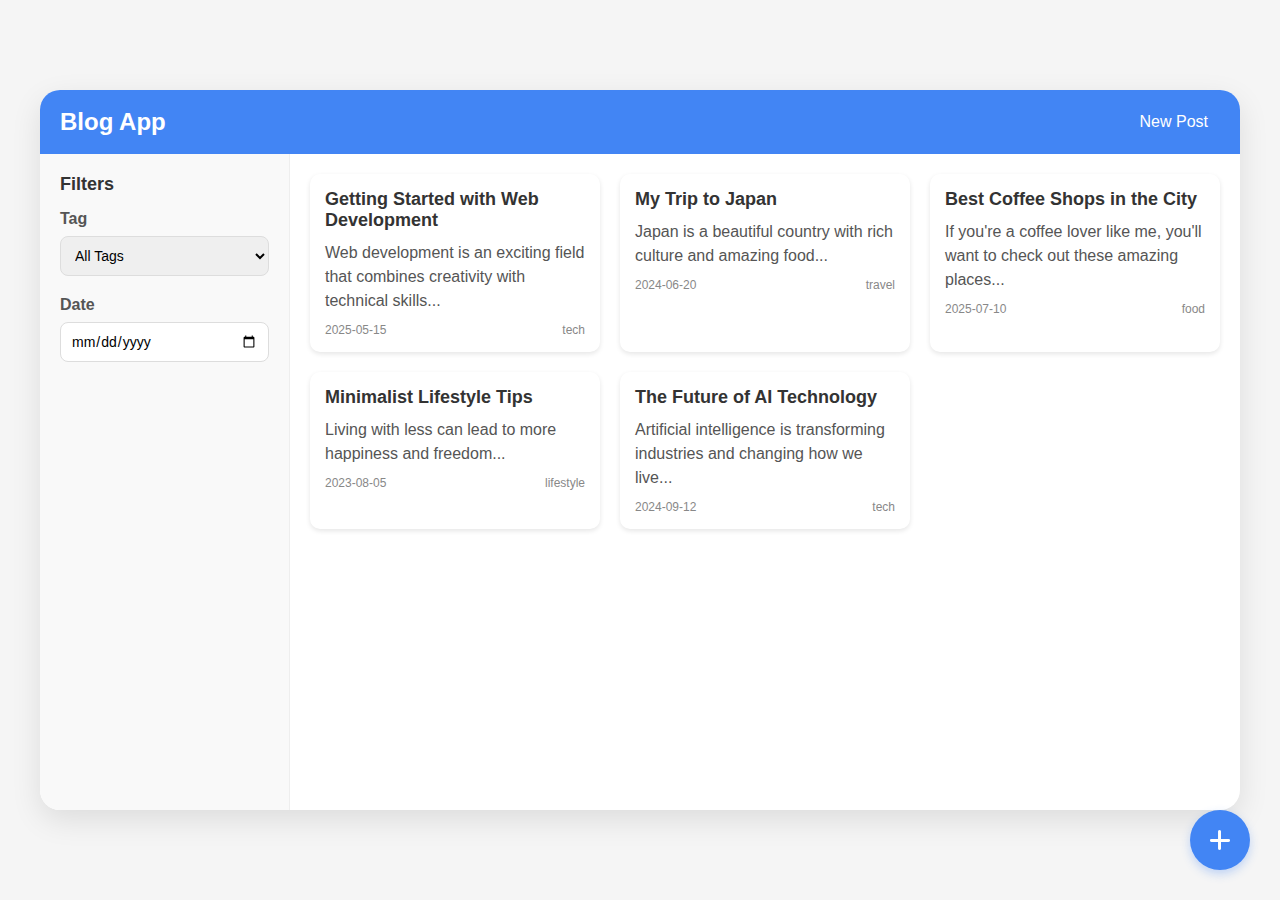
<file: index.html>
<!DOCTYPE html>
<html lang="en">
<head>
    <meta charset="UTF-8">
    <meta name="viewport" content="width=device-width, initial-scale=1.0">
    <title>Blog App - Responsive Design</title>
    <link rel="stylesheet" href="https://cdnjs.cloudflare.com/ajax/libs/font-awesome/6.4.0/css/all.min.css">
    <link rel="stylesheet" href="style.css">
</head>
<body>
    <div class="app-container">
        <!-- App Header -->
        <div class="app-header">
            <h1>Blog App</h1>
            <button id="new-post-btn">New Post</button>
        </div>

        <!-- App Content -->
        <div class="app-content">
            <!-- Sidebar for Web -->
            <div class="sidebar">
                <h2>Filters</h2>
                <div class="filter-group">
                    <label for="tag-filter">Tag</label>
                    <select id="tag-filter">
                        <option value="all">All Tags</option>
                        <option value="tech">Technology</option>
                        <option value="travel">Travel</option>
                        <option value="food">Food</option>
                        <option value="lifestyle">Lifestyle</option>
                    </select>
                </div>
                
                <div class="filter-group">
                    <label for="date-filter">Date</label>
                    <input type="date" id="date-filter">
                </div>
            </div>

            <!-- Main View -->
            <div class="main-view">
                <!-- Blog Editor View -->
                <div id="editor-view" class="view">
                    <input type="text" class="search-box" placeholder="Search blogs...">
                    
                    <div class="form-group">
                        <label for="title">Title</label>
                        <input type="text" id="title" placeholder="Enter title">
                    </div>
                    
                    <div class="form-group">
                        <label for="content">Content</label>
                        <textarea id="content" placeholder="Write your blog post here..."></textarea>
                    </div>
                </div>
                
                <!-- Blog Browser View -->
                <div id="browser-view" class="view active">
                    <!-- Mobile Filters -->
                    <div class="mobile-filters">
                        <div class="filter-group">
                            <label for="tag-filter-mobile">Tag</label>
                            <select id="tag-filter-mobile">
                                <option value="all">All Tags</option>
                                <option value="tech">Technology</option>
                                <option value="travel">Travel</option>
                                <option value="food">Food</option>
                                <option value="lifestyle">Lifestyle</option>
                            </select>
                        </div>
                        
                        <div class="filter-group">
                            <label for="date-filter-mobile">Date</label>
                            <input type="date" id="date-filter-mobile">
                        </div>
                    </div>
                    
                    <div class="blog-posts" id="blog-posts">
                        <!-- Blog posts will be dynamically added here -->
                    </div>
                </div>
                
                <!-- Comments View -->
                <div id="comments-view" class="view">
                    <div class="comments-container">
                        <div class="comments-header">
                            <h2>Comments</h2>
                        </div>
                        
                        <div class="comment-list" id="comment-list">
                            <!-- Comments will be dynamically added here -->
                        </div>
                        
                        <div class="comment-form">
                            <input type="text" class="comment-input" id="comment-input" placeholder="Add a comment...">
                            <button class="send-button" id="send-comment-btn">Send</button>
                        </div>
                    </div>
                </div>
            </div>
        </div>

        <!-- Floating Add Button -->
        <button class="add-button" id="add-post-btn">
            <i class="fas fa-plus"></i>
        </button>

        <!-- Bottom Navigation for Mobile -->
        <div class="bottom-nav">
            <a href="#" class="nav-item active" data-view="blog">
                <i class="fas fa-blog"></i>
                <span>Blog</span>
            </a>
            <a href="#" class="nav-item" data-view="home">
                <i class="fas fa-home"></i>
                <span>Home</span>
            </a>
            <a href="#" class="nav-item" data-view="search">
                <i class="fas fa-search"></i>
                <span>Search</span>
            </a>
        </div>
    </div>  
</body>
<script src="script.js"></script>
</html>
</file>
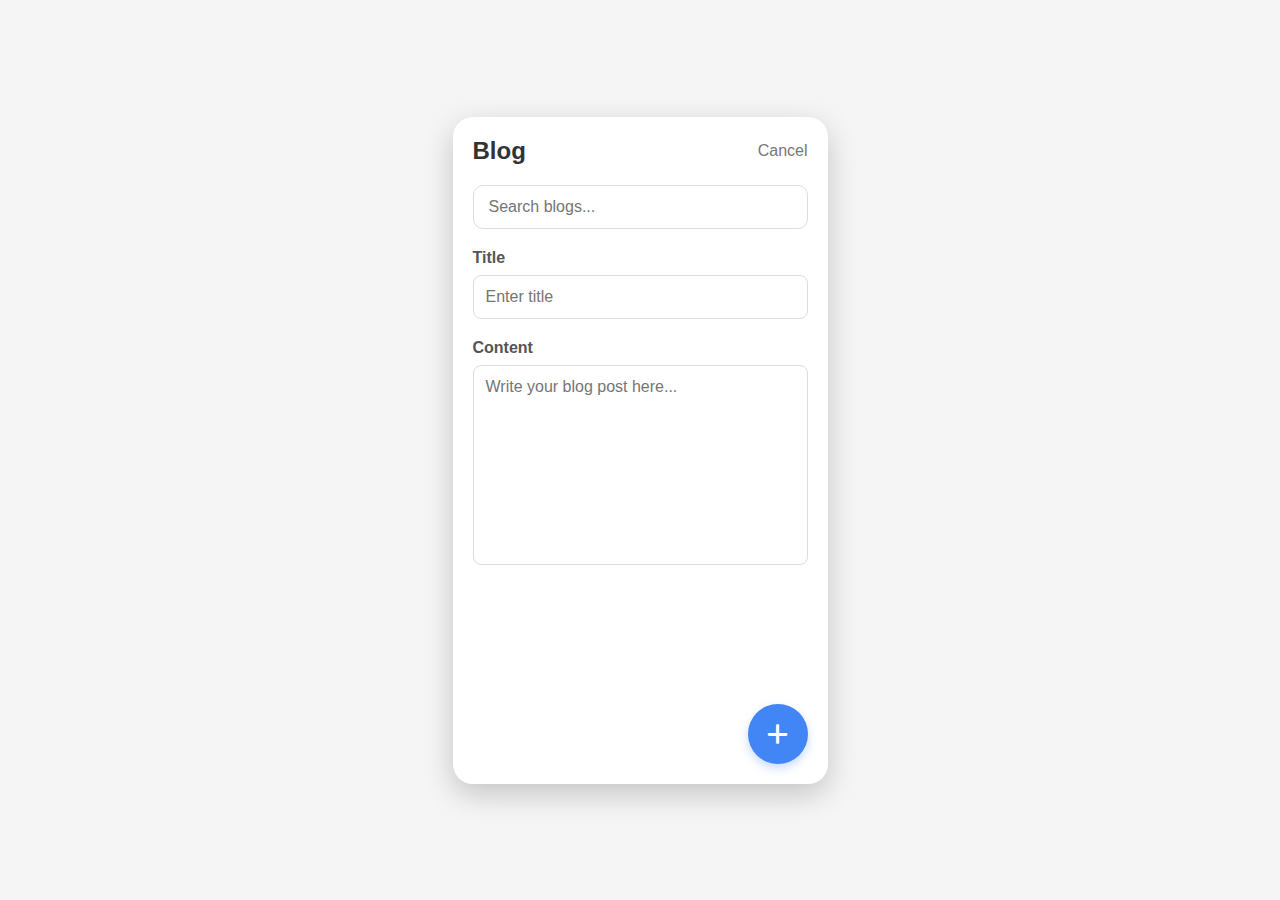
<file: blog.html>
<!DOCTYPE html>
<html lang="en">
<head>
    <meta charset="UTF-8">
    <meta name="viewport" content="width=device-width, initial-scale=1.0">
    <title>Blog App</title>
    <link rel="stylesheet" href="https://cdnjs.cloudflare.com/ajax/libs/font-awesome/6.4.0/css/all.min.css">
    <link rel="stylesheet" href="blog.css">
</head>
<body>
    <div class="app-container">
        <!-- Blog Editor View -->
        <div id="editor-view" class="view active">
            <div class="editor-header">
                <h1>Blog</h1>
                <button id="cancel-btn" style="background: none; border: none; font-size: 16px; color: #777;">Cancel</button>
            </div>
            
            <input type="text" class="search-box" placeholder="Search blogs...">
            
            <div class="form-group">
                <label for="title">Title</label>
                <input type="text" id="title" placeholder="Enter title">
            </div>
            
            <div class="form-group">
                <label for="content">Content</label>
                <textarea id="content" placeholder="Write your blog post here..."></textarea>
            </div>
            
            <button class="add-button" id="add-post-btn">
                <i class="fas fa-plus"></i>
            </button>
        </div>
        
        <!-- Blog Browser View -->
        <div id="browser-view" class="view">
            <div class="browser-header">
                <h1>Blog</h1>
                <button id="new-post-btn" style="background: none; border: none; font-size: 16px; color: #4285f4;">New Post</button>
            </div>
            
            <div class="filters">
                <div class="filter-group">
                    <label for="tag-filter">Tag</label>
                    <select id="tag-filter">
                        <option value="all">All Tags</option>
                        <option value="tech">Technology</option>
                        <option value="travel">Travel</option>
                        <option value="food">Food</option>
                        <option value="lifestyle">Lifestyle</option>
                    </select>
                </div>
                
                <div class="filter-group">
                    <label for="date-filter">Date</label>
                    <input type="date" id="date-filter">
                </div>
            </div>
            
            <div class="blog-posts" id="blog-posts">
                <!-- Blog posts will be dynamically added here -->
            </div>
            
            <div class="bottom-nav">
                <a href="#" class="nav-item active" data-view="blog">
                    <i class="fas fa-blog"></i>
                    <span>Blog</span>
                </a>
                <a href="#" class="nav-item" data-view="home">
                    <i class="fas fa-home"></i>
                    <span>Home</span>
                </a>
                <a href="#" class="nav-item" data-view="search">
                    <i class="fas fa-search"></i>
                    <span>Search</span>
                </a>
            </div>
        </div>
        
        <!-- Comments View -->
        <div id="comments-view" class="view">
            <div class="browser-header">
                <h1>Comments</h1>
                <button id="back-btn" style="background: none; border: none; font-size: 16px; color: #777;">Back</button>
            </div>
            
            <div class="comments">
                <h2>Comments</h2>
                
                <div class="comment-list" id="comment-list">
                    <!-- Comments will be dynamically added here -->
                </div>
                
                <div class="comment-form">
                    <input type="text" class="comment-input" id="comment-input" placeholder="Add a comment...">
                    <button class="send-button" id="send-comment-btn">Send</button>
                </div>
            </div>
        </div>
    </div>
</body>
<script src="blog.js"></script>
</html>
</file>
<file: style.css>
* {
  margin: 0;
  padding: 0;
  box-sizing: border-box;
  font-family: 'Segoe UI', Tahoma, Geneva, Verdana, sans-serif;
}

body {
  background-color: #f5f5f5;
  display: flex;
  justify-content: center;
  align-items: center;
  min-height: 100vh;
  padding: 20px;
}

/* App Container */
.app-container {
  width: 100%;
  max-width: 1200px;
  background-color: white;
  border-radius: 20px;
  box-shadow: 0 10px 30px rgba(0, 0, 0, 0.1);
  overflow: hidden;
  position: relative;
  display: flex;
  flex-direction: column;
  min-height: 90vh;
}

/* Header */
.app-header {
  background-color: #4285f4;
  color: white;
  padding: 15px 20px;
  display: flex;
  justify-content: space-between;
  align-items: center;
}

.app-header h1 {
  font-size: 24px;
}

.app-header button {
  background: none;
  border: none;
  color: white;
  font-size: 16px;
  cursor: pointer;
  padding: 8px 12px;
  border-radius: 5px;
  transition: background-color 0.3s;
}

.app-header button:hover {
  background-color: rgba(255, 255, 255, 0.2);
}

/* Main Content */
.app-content {
  display: flex;
  flex: 1;
  overflow: hidden;
}

/* Sidebar for Web */
.sidebar {
  width: 250px;
  background-color: #f9f9f9;
  padding: 20px;
  border-right: 1px solid #eee;
  display: none;
  flex-direction: column;
}

.sidebar h2 {
  font-size: 18px;
  margin-bottom: 15px;
  color: #333;
}

.filter-group {
  margin-bottom: 20px;
}

.filter-group label {
  display: block;
  margin-bottom: 8px;
  font-weight: 600;
  color: #555;
}

.filter-group select,
.filter-group input {
  width: 100%;
  padding: 10px;
  border-radius: 8px;
  border: 1px solid #ddd;
  font-size: 14px;
}

/* Main View */
.main-view {
  flex: 1;
  display: flex;
  flex-direction: column;
  overflow: hidden;
}

.view {
  width: 100%;
  height: 100%;
  padding: 20px;
  display: none;
  flex-direction: column;
  overflow-y: auto;
}

.view.active {
  display: flex;
}

/* Blog Editor View */
.search-box {
  width: 100%;
  padding: 12px 15px;
  border-radius: 10px;
  border: 1px solid #ddd;
  margin-bottom: 20px;
  font-size: 16px;
}

.form-group {
  margin-bottom: 20px;
}

.form-group label {
  display: block;
  margin-bottom: 8px;
  font-weight: 600;
  color: #555;
}

.form-group input,
.form-group textarea {
  width: 100%;
  padding: 12px;
  border-radius: 8px;
  border: 1px solid #ddd;
  font-size: 16px;
}

.form-group textarea {
  resize: none;
  height: 200px;
}

.add-button {
  position: fixed;
  bottom: 20px;
  right: 20px;
  width: 60px;
  height: 60px;
  background-color: #4285f4;
  color: white;
  border-radius: 50%;
  display: flex;
  justify-content: center;
  align-items: center;
  font-size: 24px;
  border: none;
  cursor: pointer;
  box-shadow: 0 4px 10px rgba(66, 133, 244, 0.3);
  transition: all 0.3s ease;
  z-index: 100;
}

.add-button:hover {
  transform: scale(1.1);
  background-color: #3367d6;
}

/* Blog Browser View */
.blog-posts {
  display: grid;
  grid-template-columns: repeat(auto-fill, minmax(300px, 1fr));
  gap: 20px;
  margin-bottom: 80px;
}

.blog-post {
  background-color: white;
  border-radius: 10px;
  padding: 15px;
  box-shadow: 0 2px 5px rgba(0,0,0,0.1);
  transition: transform 0.3s, box-shadow 0.3s;
  cursor: pointer;
}

.blog-post:hover {
  transform: translateY(-5px);
  box-shadow: 0 5px 15px rgba(0,0,0,0.1);
}

.blog-post-title {
  font-size: 18px;
  font-weight: 600;
  margin-bottom: 10px;
  color: #333;
}

.blog-post-content {
  color: #555;
  line-height: 1.5;
  margin-bottom: 10px;
}

.blog-post-meta {
  display: flex;
  justify-content: space-between;
  font-size: 12px;
  color: #888;
}

/* Comments View */
.comments-container {
  flex-grow: 1;
  display: flex;
  flex-direction: column;
}

.comments-header {
  margin-bottom: 20px;
}

.comments-header h2 {
  font-size: 20px;
  color: #333;
}

.comment-list {
  flex-grow: 1;
  overflow-y: auto;
  margin-bottom: 20px;
}

.comment {
  background-color: #f9f9f9;
  border-radius: 8px;
  padding: 12px;
  margin-bottom: 10px;
}

.comment-author {
  font-weight: 600;
  color: #4285f4;
  margin-bottom: 5px;
}

.comment-text {
  color: #555;
}

.comment-form {
  display: flex;
  margin-top: auto;
}

.comment-input {
  flex-grow: 1;
  padding: 12px;
  border-radius: 20px 0 0 20px;
  border: 1px solid #ddd;
  border-right: none;
  font-size: 14px;
}

.send-button {
  padding: 0 20px;
  background-color: #4285f4;
  color: white;
  border: none;
  border-radius: 0 20px 20px 0;
  cursor: pointer;
  font-weight: 600;
  transition: background-color 0.3s;
}

.send-button:hover {
  background-color: #3367d6;
}

/* Mobile Filters */
.mobile-filters {
  background-color: #f9f9f9;
  border-radius: 10px;
  padding: 15px;
  margin-bottom: 20px;
  display: block;
}

/* Navigation */
.bottom-nav {
  position: fixed;
  bottom: 0;
  left: 0;
  right: 0;
  display: flex;
  justify-content: space-around;
  background-color: white;
  border-top: 1px solid #eee;
  padding: 10px 0;
  z-index: 100;
}

.nav-item {
  display: flex;
  flex-direction: column;
  align-items: center;
  color: #777;
  text-decoration: none;
  font-size: 12px;
  transition: color 0.3s;
}

.nav-item.active {
  color: #4285f4;
}

.nav-item i {
  font-size: 20px;
  margin-bottom: 5px;
}

/* Responsive Design */
@media (min-width: 768px) {
  .app-container {
      min-height: 80vh;
  }

  .sidebar {
      display: flex;
  }

  .mobile-filters {
      display: none;
  }

  .blog-posts {
      grid-template-columns: repeat(auto-fill, minmax(250px, 1fr));
      gap: 20px;
  }

  .bottom-nav {
      display: none;
  }

  .add-button {
      bottom: 30px;
      right: 30px;
  }
}

@media (max-width: 767px) {
  .app-content {
      flex-direction: column;
  }

  .blog-posts {
      grid-template-columns: 1fr;
      gap: 15px;
  }

  .view {
      padding: 15px;
  }

  .app-header {
      padding: 12px 15px;
  }

  .app-header h1 {
      font-size: 20px;
  }
}
</file>
<file: blog.css>
* {
  margin: 0;
  padding: 0;
  box-sizing: border-box;
  font-family: 'Segoe UI', Tahoma, Geneva, Verdana, sans-serif;
}

body {
  background-color: #f5f5f5;
  display: flex;
  justify-content: center;
  align-items: center;
  min-height: 100vh;
}

.app-container {
  width: 375px;
  height: 667px;
  background-color: white;
  border-radius: 20px;
  box-shadow: 0 10px 30px rgba(0, 0, 0, 0.2);
  overflow: hidden;
  position: relative;
}

.view {
  width: 100%;
  height: 100%;
  padding: 20px;
  display: none;
  flex-direction: column;
}

.view.active {
  display: flex;
}

/* Blog Editor View */
.editor-header {
  display: flex;
  justify-content: space-between;
  align-items: center;
  margin-bottom: 20px;
}

.editor-header h1 {
  font-size: 24px;
  color: #333;
}

.search-box {
  width: 100%;
  padding: 12px 15px;
  border-radius: 10px;
  border: 1px solid #ddd;
  margin-bottom: 20px;
  font-size: 16px;
}

.form-group {
  margin-bottom: 20px;
}

.form-group label {
  display: block;
  margin-bottom: 8px;
  font-weight: 600;
  color: #555;
}

.form-group input,
.form-group textarea {
  width: 100%;
  padding: 12px;
  border-radius: 8px;
  border: 1px solid #ddd;
  font-size: 16px;
}

.form-group textarea {
  resize: none;
  height: 200px;
}

.add-button {
  position: absolute;
  bottom: 20px;
  right: 20px;
  width: 60px;
  height: 60px;
  background-color: #4285f4;
  color: white;
  border-radius: 50%;
  display: flex;
  justify-content: center;
  align-items: center;
  font-size: 24px;
  border: none;
  cursor: pointer;
  box-shadow: 0 4px 10px rgba(66, 133, 244, 0.3);
  transition: all 0.3s ease;
}

.add-button:hover {
  transform: scale(1.1);
  background-color: #3367d6;
}

/* Blog Browser View */
.browser-header {
  display: flex;
  justify-content: space-between;
  align-items: center;
  margin-bottom: 20px;
}

.browser-header h1 {
  font-size: 24px;
  color: #333;
}

.filters {
  background-color: #f9f9f9;
  border-radius: 10px;
  padding: 15px;
  margin-bottom: 20px;
}

.filter-group {
  margin-bottom: 15px;
}

.filter-group:last-child {
  margin-bottom: 0;
}

.filter-group label {
  display: block;
  margin-bottom: 8px;
  font-weight: 600;
  color: #555;
}

.filter-group select,
.filter-group input {
  width: 100%;
  padding: 10px;
  border-radius: 8px;
  border: 1px solid #ddd;
  font-size: 14px;
}

.comments {
  flex-grow: 1;
  display: flex;
  flex-direction: column;
}

.comments h2 {
  margin-bottom: 15px;
  color: #333;
}

.comment-list {
  flex-grow: 1;
  overflow-y: auto;
  margin-bottom: 15px;
}

.comment {
  background-color: #f9f9f9;
  border-radius: 8px;
  padding: 12px;
  margin-bottom: 10px;
}

.comment-author {
  font-weight: 600;
  color: #4285f4;
  margin-bottom: 5px;
}

.comment-text {
  color: #555;
}

.comment-form {
  display: flex;
  margin-top: auto;
}

.comment-input {
  flex-grow: 1;
  padding: 12px;
  border-radius: 20px 0 0 20px;
  border: 1px solid #ddd;
  border-right: none;
  font-size: 14px;
}

.send-button {
  padding: 0 20px;
  background-color: #4285f4;
  color: white;
  border: none;
  border-radius: 0 20px 20px 0;
  cursor: pointer;
  font-weight: 600;
  transition: background-color 0.3s;
}

.send-button:hover {
  background-color: #3367d6;
}

.bottom-nav {
  position: absolute;
  bottom: 0;
  left: 0;
  right: 0;
  display: flex;
  justify-content: space-around;
  background-color: white;
  border-top: 1px solid #eee;
  padding: 10px 0;
}

.nav-item {
  display: flex;
  flex-direction: column;
  align-items: center;
  color: #777;
  text-decoration: none;
  font-size: 12px;
  transition: color 0.3s;
}

.nav-item.active {
  color: #4285f4;
}

.nav-item i {
  font-size: 20px;
  margin-bottom: 5px;
}

/* Blog Post Preview */
.blog-post {
  background-color: white;
  border-radius: 10px;
  padding: 15px;
  margin-bottom: 15px;
  box-shadow: 0 2px 5px rgba(0,0,0,0.1);
}

.blog-post-title {
  font-size: 18px;
  font-weight: 600;
  margin-bottom: 10px;
  color: #333;
}

.blog-post-content {
  color: #555;
  line-height: 1.5;
}

.blog-post-meta {
  display: flex;
  justify-content: space-between;
  margin-top: 10px;
  font-size: 12px;
  color: #888;
}

.blog-posts {
  flex-grow: 1;
  overflow-y: auto;
  margin-bottom: 60px;
}
</file>
